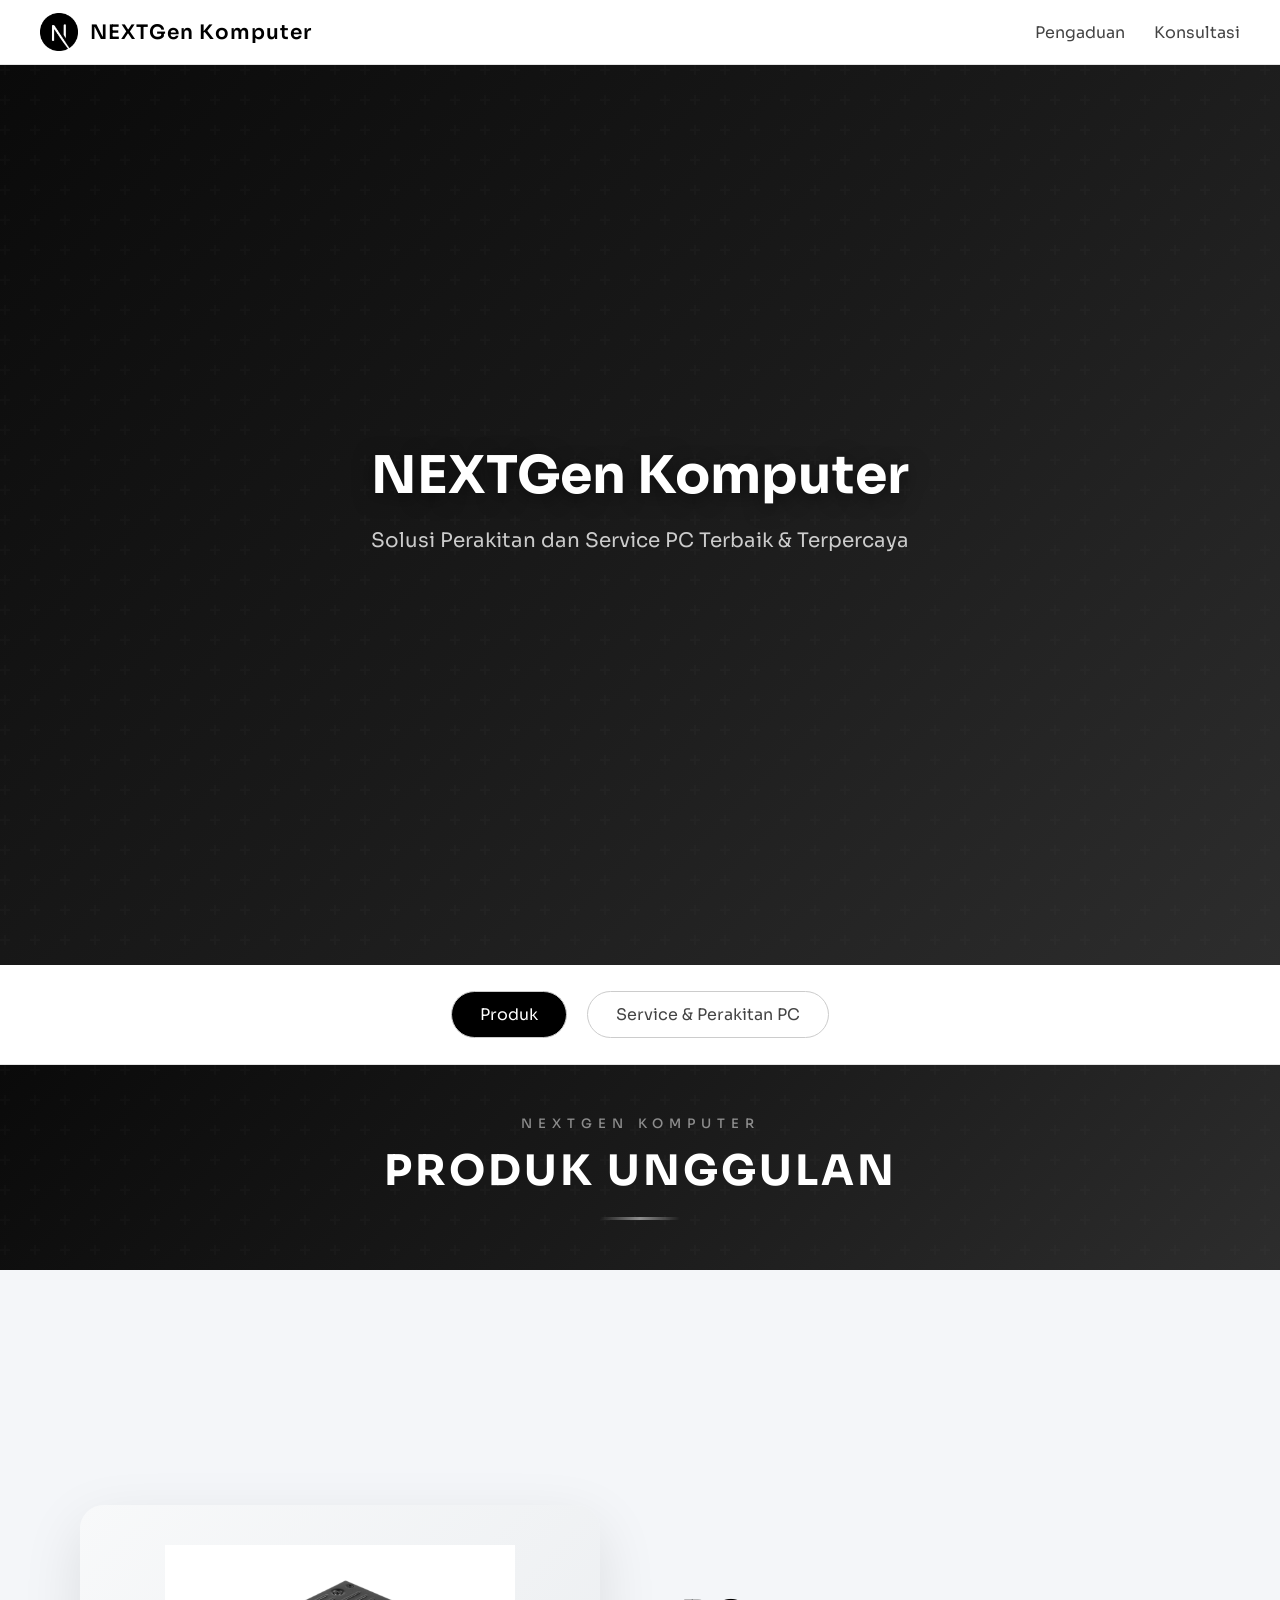
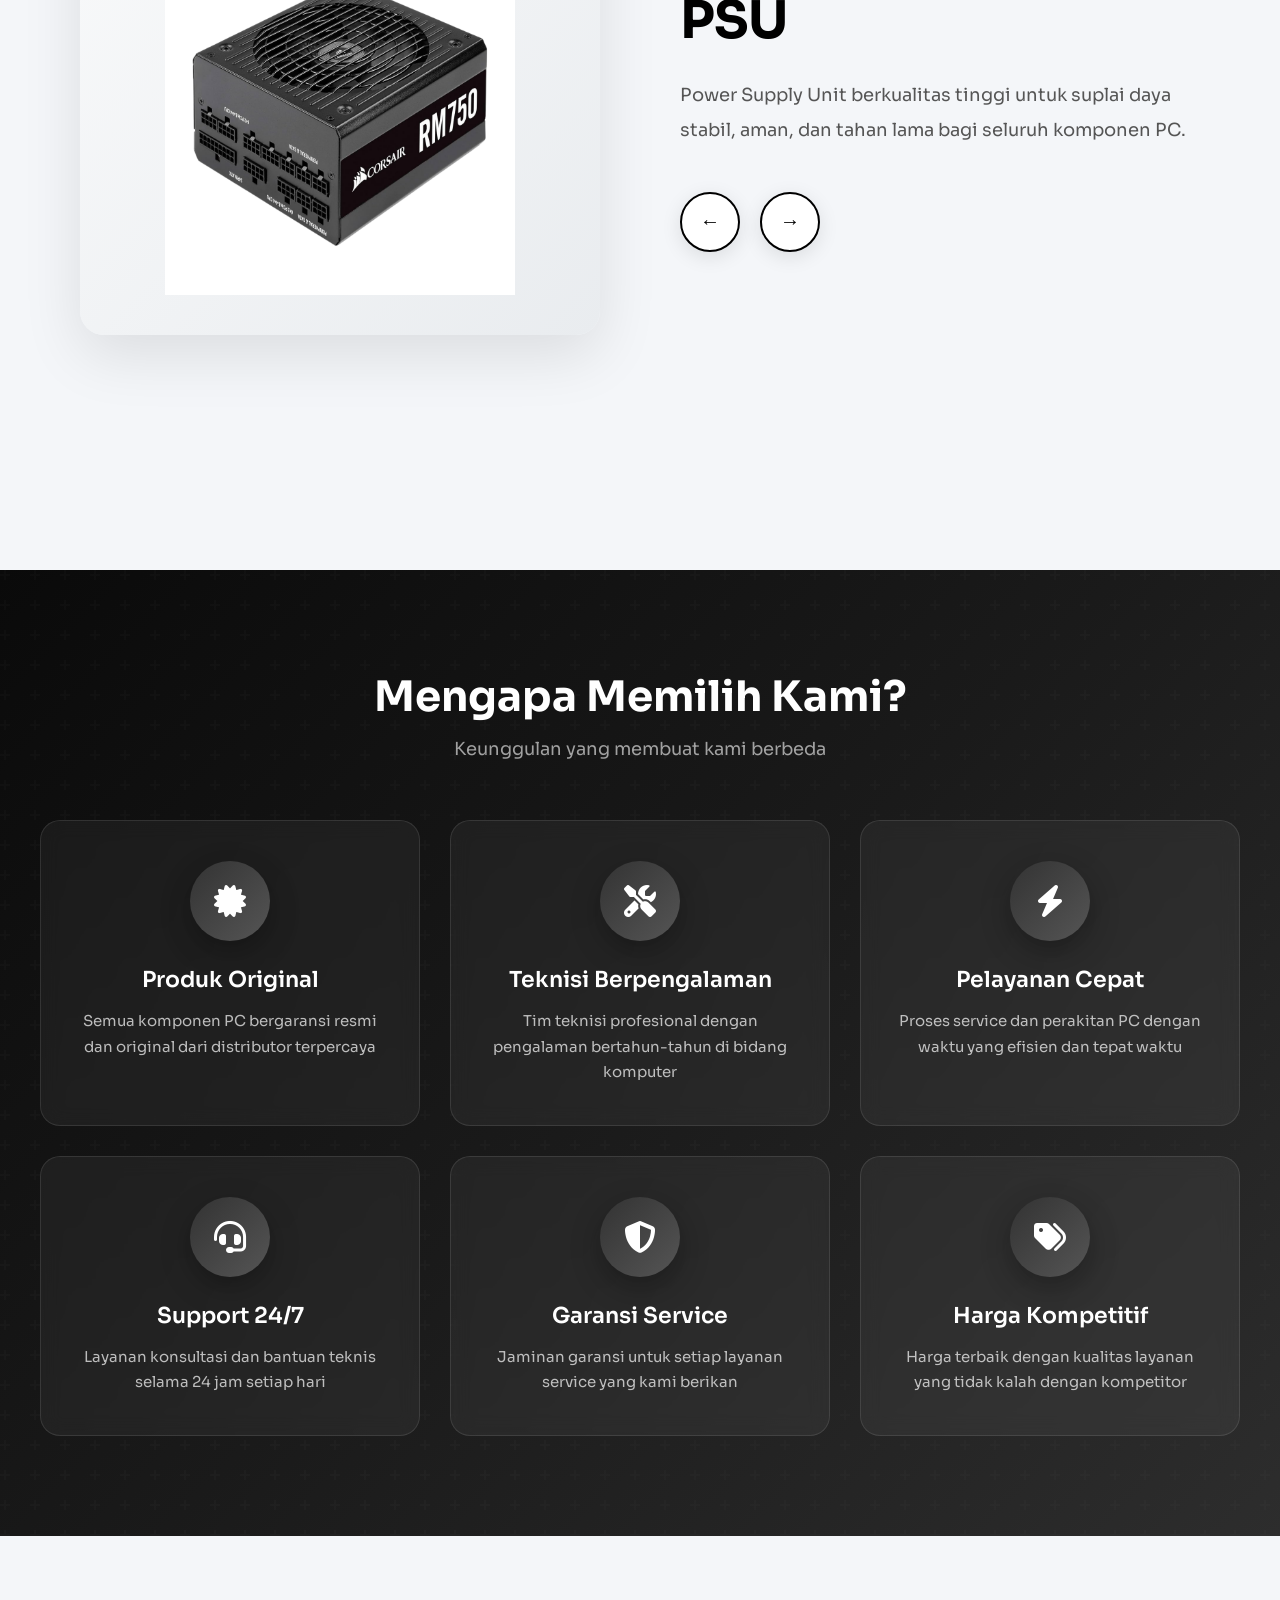
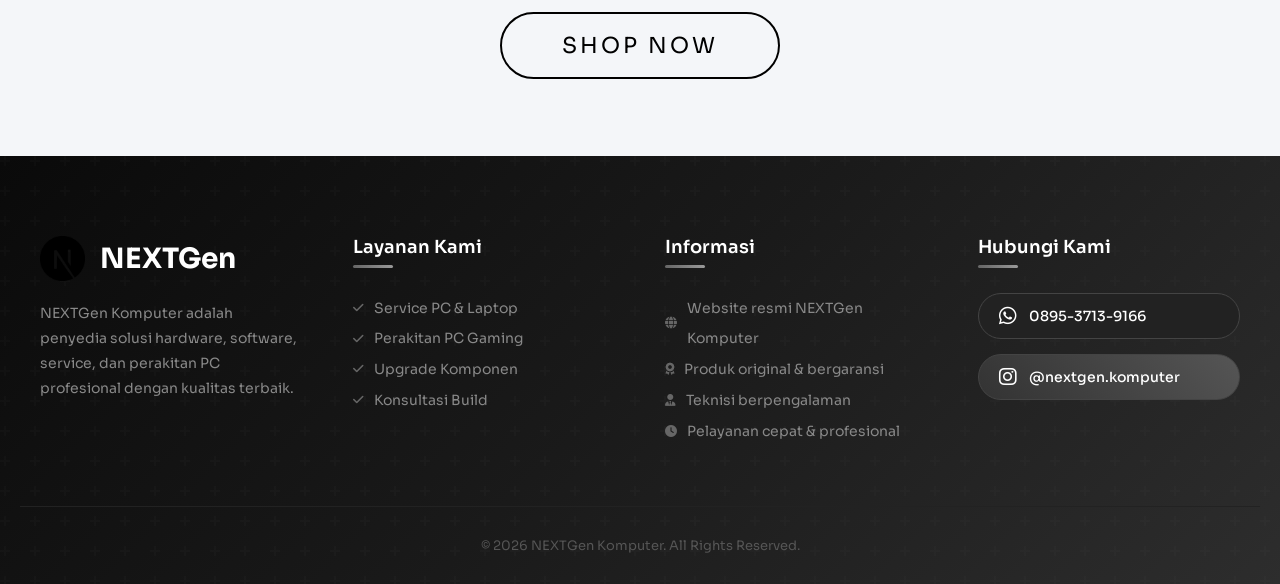
<file: index.html>
<!DOCTYPE html>
<html lang="id">
<head>
<meta charset="UTF-8">
<meta name="viewport" content="width=device-width, initial-scale=1.0"/>
<title>NEXTGen Komputer</title>

<link href="https://fonts.googleapis.com/css2?family=Sora:wght@400;500;600;700&display=swap" rel="stylesheet">
<link rel="stylesheet" href="style.css">
<link rel="stylesheet" href="https://cdnjs.cloudflare.com/ajax/libs/font-awesome/6.4.0/css/all.min.css">
</head>
<body>

<!-- WELCOME SCREEN -->
<div id="welcomeScreen">
    <div class="welcome-box">
        <img src="next_js_logo_icon_145038.ico" alt="NEXTGen">
        <h1>Welcome to</h1>
        <h2>NEXTGen Komputer</h2>
    </div>
</div>

<header class="navbar">
    <div class="logo-area">
        <img src="next_js_logo_icon_145038.ico" class="logo-img" alt="NEXTGen">
        <span class="logo-text">NEXTGen Komputer</span>
    </div>
    <nav class="menu">
        <a href="pengaduan.html">Pengaduan</a>
        <a href="https://tawk.to/chat/69b18f190d381f1c3ba7e8f2/1jjepdvn8" target="_blank">Konsultasi</a>
    </nav>
</header>

<section class="hero">
    <div class="hero-content">
        <h1>NEXTGen Komputer</h1>
        <p>Solusi Perakitan dan Service PC Terbaik & Terpercaya</p>
    </div>
</section>


<div class="section-nav">
    <a href="index.html" class="active">Produk</a>
    <a href="service.html">Service & Perakitan PC</a>
</div>

<div class="produk-bar">
    <div class="produk-bar-subtitle">NEXTGen Komputer</div>
    <div class="produk-bar-title">PRODUK UNGGULAN</div>
    <div class="produk-bar-line"></div>
</div>

<section class="produk-cinematic">
    <div class="produk-content">
        <div class="produk-image-wrapper">
            <img id="produkImage" src="produk1.png" alt="Produk">
        </div>

        <div class="produk-info">
            <h3 id="produkTitle">PSU</h3>
            <p id="produkDesc">
                Power Supply Unit berkualitas tinggi untuk suplai daya stabil, aman, dan tahan lama bagi seluruh komponen PC.
            </p>

            <div class="produk-nav">
                <button onclick="prevProduk()" aria-label="Produk sebelumnya">&#8592;</button>
                <button onclick="nextProduk()" aria-label="Produk selanjutnya">&#8594;</button>
            </div>
        </div>
    </div>
</section>

<!-- SECTION KEUNGGULAN -->
<section class="keunggulan-section">
    <div class="keunggulan-container">
        <h2 class="keunggulan-title">Mengapa Memilih Kami?</h2>
        <p class="keunggulan-subtitle">Keunggulan yang membuat kami berbeda</p>
        
        <div class="keunggulan-grid">
            <div class="keunggulan-card">
                <div class="keunggulan-icon">
                    <i class="fas fa-certificate"></i>
                </div>
                <h3>Produk Original</h3>
                <p>Semua komponen PC bergaransi resmi dan original dari distributor terpercaya</p>
            </div>
            
            <div class="keunggulan-card">
                <div class="keunggulan-icon">
                    <i class="fas fa-tools"></i>
                </div>
                <h3>Teknisi Berpengalaman</h3>
                <p>Tim teknisi profesional dengan pengalaman bertahun-tahun di bidang komputer</p>
            </div>
            
            <div class="keunggulan-card">
                <div class="keunggulan-icon">
                    <i class="fas fa-bolt"></i>
                </div>
                <h3>Pelayanan Cepat</h3>
                <p>Proses service dan perakitan PC dengan waktu yang efisien dan tepat waktu</p>
            </div>
            
            <div class="keunggulan-card">
                <div class="keunggulan-icon">
                    <i class="fas fa-headset"></i>
                </div>
                <h3>Support 24/7</h3>
                <p>Layanan konsultasi dan bantuan teknis selama 24 jam setiap hari</p>
            </div>
            
            <div class="keunggulan-card">
                <div class="keunggulan-icon">
                    <i class="fas fa-shield-alt"></i>
                </div>
                <h3>Garansi Service</h3>
                <p>Jaminan garansi untuk setiap layanan service yang kami berikan</p>
            </div>
            
            <div class="keunggulan-card">
                <div class="keunggulan-icon">
                    <i class="fas fa-tags"></i>
                </div>
                <h3>Harga Kompetitif</h3>
                <p>Harga terbaik dengan kualitas layanan yang tidak kalah dengan kompetitor</p>
            </div>
        </div>
    </div>
</section>

<div class="center-shop">
    <a href="#" class="center-shop-btn">SHOP NOW</a>
</div>

<footer class="footer">
  <div class="footer-content">

    <div class="footer-brand">
      <div class="footer-logo">
        <img src="next_js_logo_icon_145038.ico" alt="NEXTGen">
        <h2>NEXTGen</h2>
      </div>
      <p>
        NEXTGen Komputer adalah penyedia solusi hardware, software,
        service, dan perakitan PC profesional dengan kualitas terbaik.
      </p>
    </div>

    <div class="footer-layanan">
      <h3>Layanan Kami</h3>
      <ul>
        <li><i class="fas fa-check"></i> Service PC & Laptop</li>
        <li><i class="fas fa-check"></i> Perakitan PC Gaming</li>
        <li><i class="fas fa-check"></i> Upgrade Komponen</li>
        <li><i class="fas fa-check"></i> Konsultasi Build</li>
      </ul>
    </div>

    <div class="footer-info">
      <h3>Informasi</h3>
      <ul>
        <li><i class="fas fa-globe"></i> Website resmi NEXTGen Komputer</li>
        <li><i class="fas fa-award"></i> Produk original & bergaransi</li>
        <li><i class="fas fa-user-tie"></i> Teknisi berpengalaman</li>
        <li><i class="fas fa-clock"></i> Pelayanan cepat & profesional</li>
      </ul>
    </div>

    <div class="footer-kontak">
      <h3>Hubungi Kami</h3>
      <div class="kontak-item">
        <a href="https://wa.me/6289537139166" target="_blank" class="wa-btn">
          <i class="fab fa-whatsapp"></i>
          <span>0895-3713-9166</span>
        </a>
      </div>
      <div class="kontak-item">
        <a href="https://instagram.com/USERNAME_ANDA" target="_blank" class="ig-btn">
          <i class="fab fa-instagram"></i>
          <span>@nextgen.komputer</span>
        </a>
      </div>
    </div>

  </div>

  <div class="footer-bottom">
    <p>&copy; 2026 NEXTGen Komputer. All Rights Reserved.</p>
  </div>
</footer>

<script src="script.js"></script>
<script type="text/javascript">
var Tawk_API=Tawk_API||{}, Tawk_LoadStart=new Date();
(function(){
var s1=document.createElement("script"),s0=document.getElementsByTagName("script")[0];
s1.async=true;
s1.src='https://embed.tawk.to/69b18f190d381f1c3ba7e8f2/1jjepdvn8';
s1.charset='UTF-8';
s1.setAttribute('crossorigin','*');
s0.parentNode.insertBefore(s1,s0);
})();
</script>
<!--End of Tawk.to Script-->
<!--End of Tawk.to Script-->
</body>
</html>
</file>
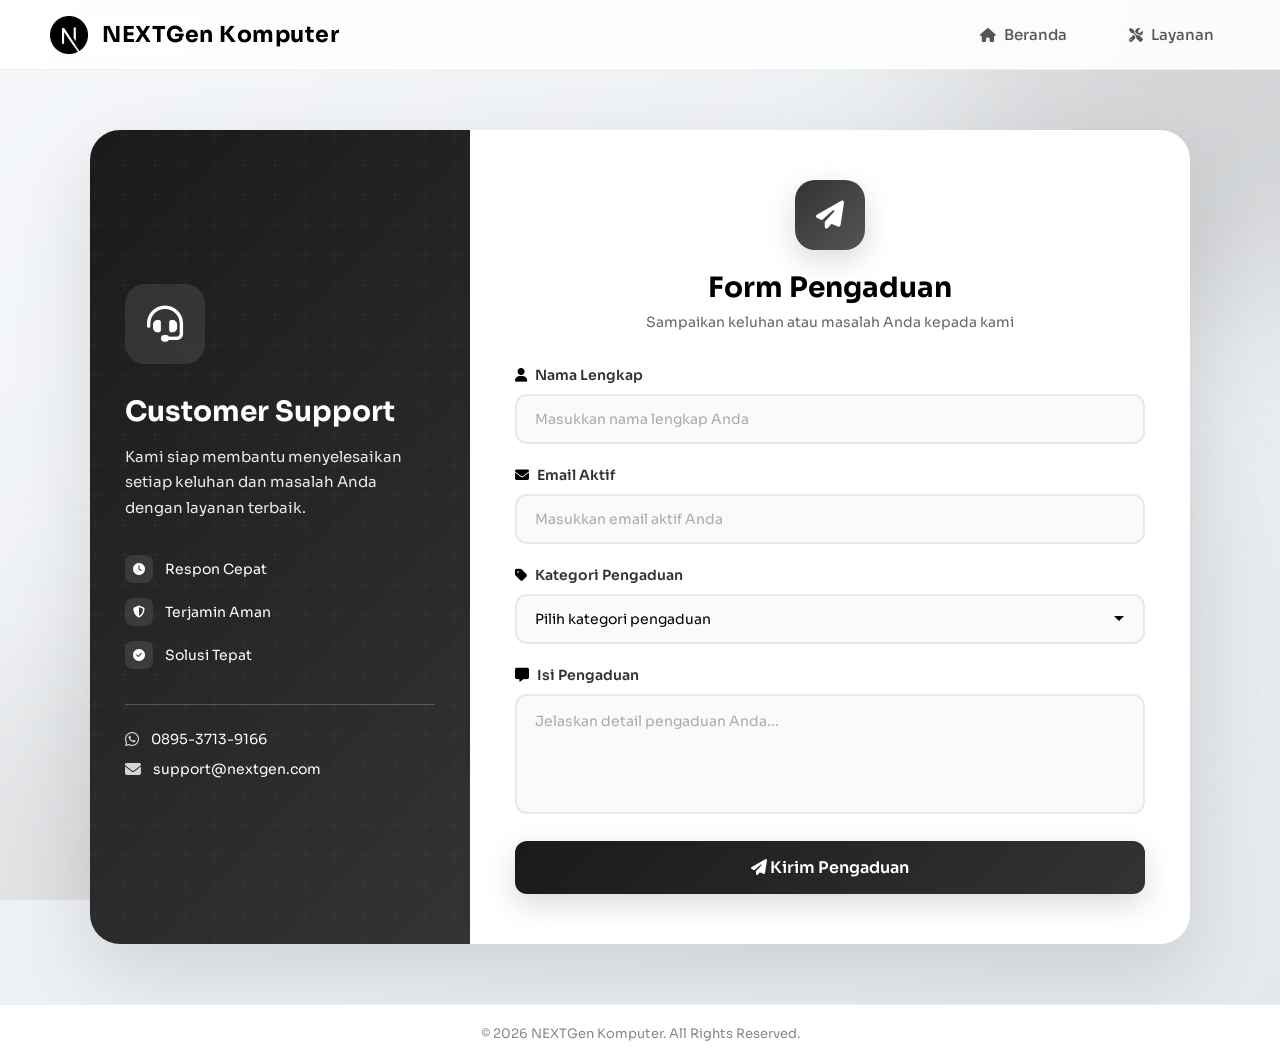
<file: pengaduan.html>
<!DOCTYPE html>
<html lang="id">
<head>
    <meta charset="UTF-8">
    <title>Pengaduan | NEXTGen Komputer</title>
    <meta name="viewport" content="width=device-width, initial-scale=1.0">
    <link href="https://fonts.googleapis.com/css2?family=Sora:wght@400;500;600;700&display=swap" rel="stylesheet">
    <link rel="stylesheet" href="https://cdnjs.cloudflare.com/ajax/libs/font-awesome/6.4.0/css/all.min.css">
    <link rel="stylesheet" href="pengaduan.css">
</head>
<body>

<!-- Background Elements -->
<div class="bg-shapes">
    <div class="shape shape-1"></div>
    <div class="shape shape-2"></div>
    <div class="shape shape-3"></div>
    <div class="shape shape-4"></div>
</div>

<!-- Navbar -->
<header class="navbar">
    <div class="logo-area">
        <img src="next_js_logo_icon_145038.ico" class="logo-img" alt="NEXTGen">
        <span class="logo-text">NEXTGen Komputer</span>
    </div>
    <nav class="menu">
        <a href="index.html"><i class="fas fa-home"></i> Beranda</a>
        <a href="service.html"><i class="fas fa-tools"></i> Layanan</a>
    </nav>
</header>

<!-- Main Content -->
<div class="main-container">
    <div class="form-wrapper">
        <!-- Left Side - Info -->
        <div class="form-info">
            <div class="info-content">
                <div class="info-icon">
                    <i class="fas fa-headset"></i>
                </div>
                <h2>Customer Support</h2>
                <p>Kami siap membantu menyelesaikan setiap keluhan dan masalah Anda dengan layanan terbaik.</p>
                
                <div class="info-features">
                    <div class="feature-item">
                        <i class="fas fa-clock"></i>
                        <span>Respon Cepat</span>
                    </div>
                    <div class="feature-item">
                        <i class="fas fa-shield-alt"></i>
                        <span>Terjamin Aman</span>
                    </div>
                    <div class="feature-item">
                        <i class="fas fa-check-circle"></i>
                        <span>Solusi Tepat</span>
                    </div>
                </div>
                
                <div class="contact-info">
                    <div class="contact-item">
                        <i class="fab fa-whatsapp"></i>
                        <span>0895-3713-9166</span>
                    </div>
                    <div class="contact-item">
                        <i class="fas fa-envelope"></i>
                        <span>support@nextgen.com</span>
                    </div>
                </div>
            </div>
        </div>
        
        <!-- Right Side - Form -->
        <div class="form-container">
            <div class="form-header">
                <div class="form-icon">
                    <i class="fas fa-paper-plane"></i>
                </div>
                <h1>Form Pengaduan</h1>
                <p>Sampaikan keluhan atau masalah Anda kepada kami</p>
            </div>
            
            <form id="pengaduanForm" action="https://formspree.io/f/mzdayzep" method="POST">
                <div class="input-group">
                    <label for="nama">
                        <i class="fas fa-user"></i>
                        Nama Lengkap
                    </label>
                    <input type="text" id="nama" name="nama" placeholder="Masukkan nama lengkap Anda" required>
                </div>
                
                <div class="input-group">
                    <label for="email">
                        <i class="fas fa-envelope"></i>
                        Email Aktif
                    </label>
                    <input type="email" id="email" name="email" placeholder="Masukkan email aktif Anda" required>
                </div>
                
                <div class="input-group">
                    <label for="kategori">
                        <i class="fas fa-tag"></i>
                        Kategori Pengaduan
                    </label>
                    <select id="kategori" name="kategori" required>
                        <option value="">Pilih kategori pengaduan</option>
                        <option value="produk">Masalah Produk</option>
                        <option value="service">Masalah Service</option>
                        <option value="perakitan">Masalah Perakitan</option>
                        <option value="lainnya">Lainnya</option>
                    </select>
                </div>
                
                <div class="input-group">
                    <label for="pesan">
                        <i class="fas fa-comment-alt"></i>
                        Isi Pengaduan
                    </label>
                    <textarea id="pesan" name="pesan" placeholder="Jelaskan detail pengaduan Anda..." required></textarea>
                </div>
                
                <!-- Hidden field untuk email tujuan -->
                <input type="hidden" name="_replyto" value="akunbisnisme99@gmail.com">
                
                <button type="submit" class="submit-btn">
                    <span class="btn-text">
                        <i class="fas fa-paper-plane"></i>
                        Kirim Pengaduan
                    </span>
                    <span class="btn-loading">
                        <i class="fas fa-spinner fa-spin"></i>
                        Mengirim...
                    </span>
                </button>
            </form>
            
            <div id="status" class="status-message"></div>
            
            <!-- Success State -->
            <div id="successState" class="success-state">
                <div class="success-icon">
                    <i class="fas fa-check-circle"></i>
                </div>
                <h3>Pengaduan Terkirim!</h3>
                <p>Terima kasih telah menghubungi kami. Tim kami akan segera menindaklanjuti pengaduan Anda.</p>
                <a href="index.html" class="back-btn">
                    <i class="fas fa-arrow-left"></i>
                    Kembali ke Beranda
                </a>
            </div>
        </div>
    </div>
</div>

<!-- Footer -->
<footer class="footer">
    <p>&copy; 2026 NEXTGen Komputer. All Rights Reserved.</p>
</footer>

<script src="pengaduan.js"></script>
</body>
</html>
</file>
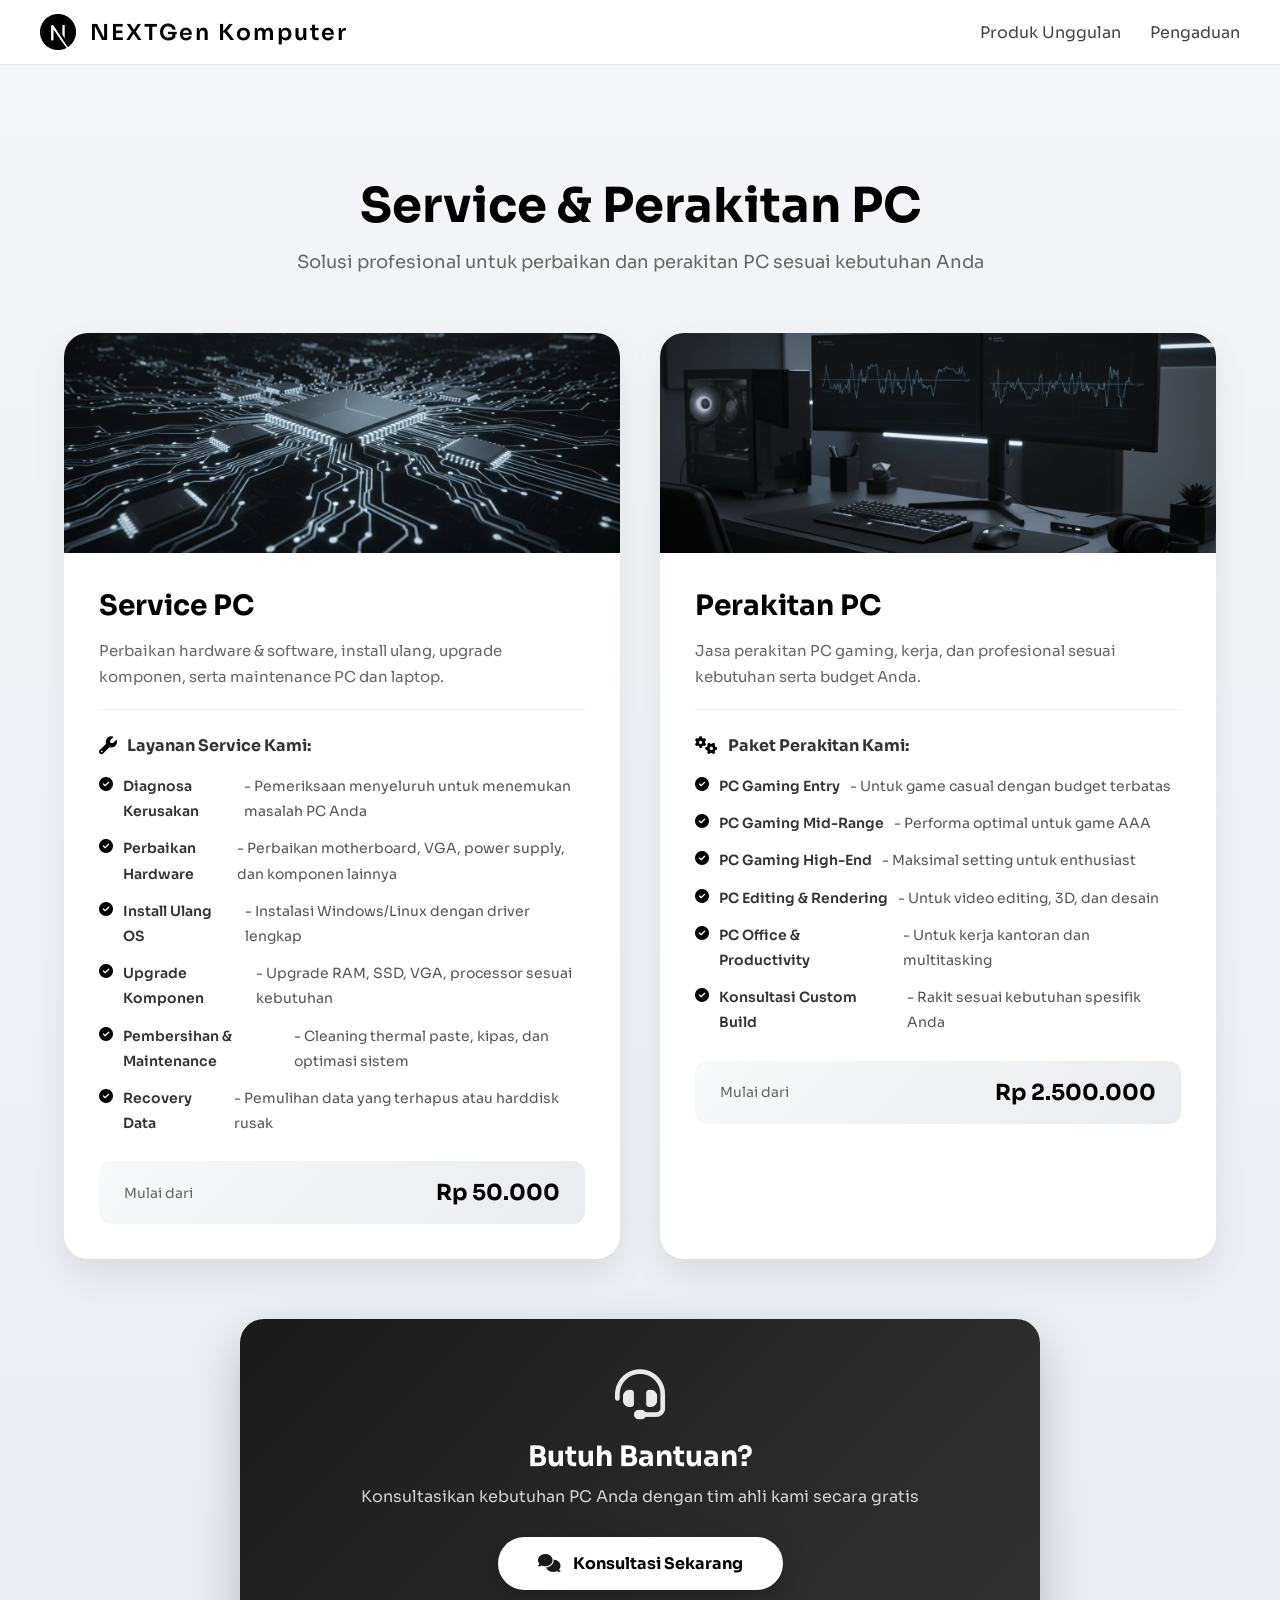
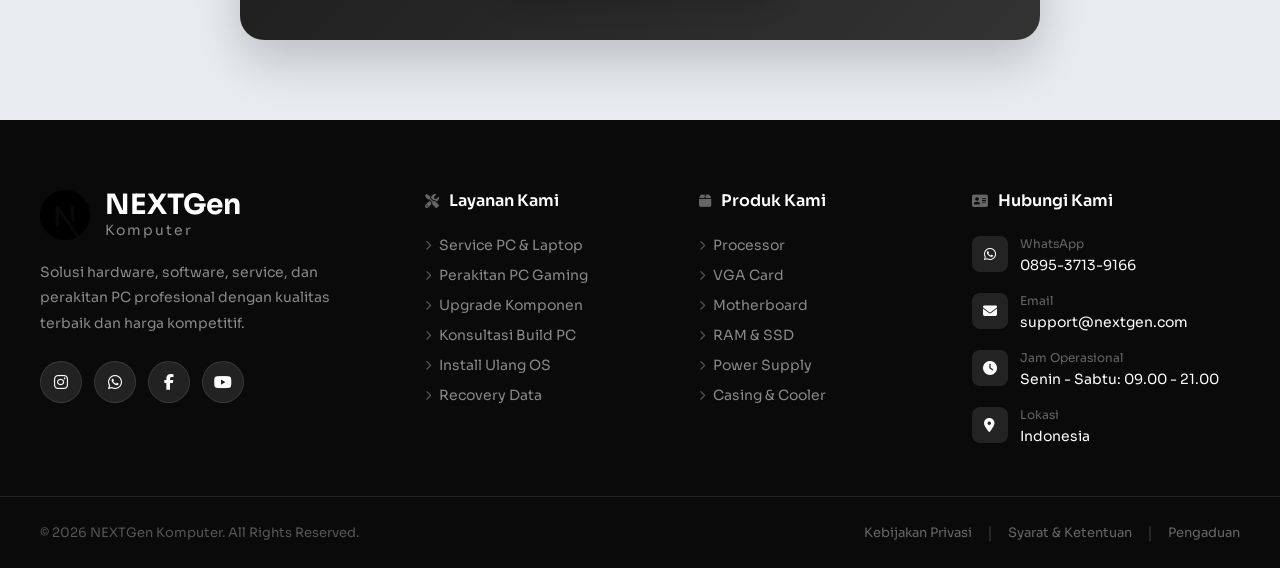
<file: service.html>
<!DOCTYPE html>
<html lang="id">
<head>
    <meta charset="UTF-8">
    <title>Service & Perakitan PC - NEXTGen</title>
    <meta name="viewport" content="width=device-width, initial-scale=1.0">
    <link href="https://fonts.googleapis.com/css2?family=Sora:wght@400;500;600;700&display=swap" rel="stylesheet">
    <link rel="stylesheet" href="https://cdnjs.cloudflare.com/ajax/libs/font-awesome/6.4.0/css/all.min.css">
    <!-- CSS KHUSUS HALAMAN SERVICE -->
    <link rel="stylesheet" href="style2.css">
</head>
<body>

<header class="navbar">
    <div class="logo-area">
        <img src="next_js_logo_icon_145038.ico" class="logo-img" alt="NEXTGen">
        <span class="logo-text">NEXTGen Komputer</span>
    </div>
    <nav class="menu">
        <a href="index.html">Produk Unggulan</a>
        <a href="pengaduan.html">Pengaduan</a>
    </nav>
</header>

<main class="wrapper">
    <h1>Service & Perakitan PC</h1>
    <p class="subtitle">
        Solusi profesional untuk perbaikan dan perakitan PC sesuai kebutuhan Anda
    </p>

    <section class="option-area">

        <!-- SERVICE PC -->
        <div class="card service-card">
            <div class="card-image">
                <img src="1.png" alt="Service PC">
                <div class="card-overlay">
                    <i class="fas fa-tools"></i>
                </div>
            </div>
            <div class="card-content">
                <h3>Service PC</h3>
                <p class="card-short-desc">
                    Perbaikan hardware & software, install ulang, upgrade komponen,
                    serta maintenance PC dan laptop.
                </p>
                
                <div class="service-details">
                    <h4><i class="fas fa-wrench"></i> Layanan Service Kami:</h4>
                    <ul>
                        <li><i class="fas fa-check-circle"></i> <strong>Diagnosa Kerusakan</strong> - Pemeriksaan menyeluruh untuk menemukan masalah PC Anda</li>
                        <li><i class="fas fa-check-circle"></i> <strong>Perbaikan Hardware</strong> - Perbaikan motherboard, VGA, power supply, dan komponen lainnya</li>
                        <li><i class="fas fa-check-circle"></i> <strong>Install Ulang OS</strong> - Instalasi Windows/Linux dengan driver lengkap</li>
                        <li><i class="fas fa-check-circle"></i> <strong>Upgrade Komponen</strong> - Upgrade RAM, SSD, VGA, processor sesuai kebutuhan</li>
                        <li><i class="fas fa-check-circle"></i> <strong>Pembersihan & Maintenance</strong> - Cleaning thermal paste, kipas, dan optimasi sistem</li>
                        <li><i class="fas fa-check-circle"></i> <strong>Recovery Data</strong> - Pemulihan data yang terhapus atau harddisk rusak</li>
                    </ul>
                </div>
                
                <div class="service-price">
                    <span class="price-label">Mulai dari</span>
                    <span class="price-value">Rp 50.000</span>
                </div>
            </div>
        </div>

        <!-- PERAKITAN PC -->
        <div class="card rakit-card">
            <div class="card-image">
                <img src="2.png" alt="Perakitan PC">
                <div class="card-overlay">
                    <i class="fas fa-desktop"></i>
                </div>
            </div>
            <div class="card-content">
                <h3>Perakitan PC</h3>
                <p class="card-short-desc">
                    Jasa perakitan PC gaming, kerja, dan profesional
                    sesuai kebutuhan serta budget Anda.
                </p>
                
                <div class="service-details">
                    <h4><i class="fas fa-cogs"></i> Paket Perakitan Kami:</h4>
                    <ul>
                        <li><i class="fas fa-check-circle"></i> <strong>PC Gaming Entry</strong> - Untuk game casual dengan budget terbatas</li>
                        <li><i class="fas fa-check-circle"></i> <strong>PC Gaming Mid-Range</strong> - Performa optimal untuk game AAA</li>
                        <li><i class="fas fa-check-circle"></i> <strong>PC Gaming High-End</strong> - Maksimal setting untuk enthusiast</li>
                        <li><i class="fas fa-check-circle"></i> <strong>PC Editing & Rendering</strong> - Untuk video editing, 3D, dan desain</li>
                        <li><i class="fas fa-check-circle"></i> <strong>PC Office & Productivity</strong> - Untuk kerja kantoran dan multitasking</li>
                        <li><i class="fas fa-check-circle"></i> <strong>Konsultasi Custom Build</strong> - Rakit sesuai kebutuhan spesifik Anda</li>
                    </ul>
                </div>
                
                <div class="service-price">
                    <span class="price-label">Mulai dari</span>
                    <span class="price-value">Rp 2.500.000</span>
                </div>
            </div>
        </div>

    </section>
    
    <!-- TOMBOL KONSULTASI -->
    <div class="consultation-section">
        <div class="consultation-box">
            <i class="fas fa-headset"></i>
            <h3>Butuh Bantuan?</h3>
            <p>Konsultasikan kebutuhan PC Anda dengan tim ahli kami secara gratis</p>
            <a href="https://tawk.to/chat/69b18f190d381f1c3ba7e8f2/1jjepdvn8" target="_blank" class="btn-konsultasi">
                <i class="fas fa-comments"></i>
                Konsultasi Sekarang
            </a>
        </div>
    </div>
</main>

<!-- FOOTER YANG LEBIH RAMAI -->
<footer class="footer">
    <div class="footer-main">
        <div class="footer-content">
            <!-- Brand Section -->
            <div class="footer-brand">
                <div class="footer-logo">
                    <img src="next_js_logo_icon_145038.ico" alt="NEXTGen">
                    <div class="brand-text">
                        <h2>NEXTGen</h2>
                        <span>Komputer</span>
                    </div>
                </div>
                <p class="brand-desc">
                    Solusi hardware, software, service, dan perakitan PC profesional 
                    dengan kualitas terbaik dan harga kompetitif.
                </p>
                <div class="footer-socials">
                    <a href="https://instagram.com/USERNAME_ANDA" target="_blank" class="social-btn">
                        <i class="fab fa-instagram"></i>
                    </a>
                    <a href="https://wa.me/6289537139166" target="_blank" class="social-btn">
                        <i class="fab fa-whatsapp"></i>
                    </a>
                    <a href="#" class="social-btn">
                        <i class="fab fa-facebook-f"></i>
                    </a>
                    <a href="#" class="social-btn">
                        <i class="fab fa-youtube"></i>
                    </a>
                </div>
            </div>
            
            <!-- Layanan Section -->
            <div class="footer-section">
                <h3><i class="fas fa-tools"></i> Layanan Kami</h3>
                <ul class="footer-links">
                    <li><a href="#"><i class="fas fa-chevron-right"></i> Service PC & Laptop</a></li>
                    <li><a href="#"><i class="fas fa-chevron-right"></i> Perakitan PC Gaming</a></li>
                    <li><a href="#"><i class="fas fa-chevron-right"></i> Upgrade Komponen</a></li>
                    <li><a href="#"><i class="fas fa-chevron-right"></i> Konsultasi Build PC</a></li>
                    <li><a href="#"><i class="fas fa-chevron-right"></i> Install Ulang OS</a></li>
                    <li><a href="#"><i class="fas fa-chevron-right"></i> Recovery Data</a></li>
                </ul>
            </div>
            
            <!-- Produk Section -->
            <div class="footer-section">
                <h3><i class="fas fa-box"></i> Produk Kami</h3>
                <ul class="footer-links">
                    <li><a href="index.html"><i class="fas fa-chevron-right"></i> Processor</a></li>
                    <li><a href="index.html"><i class="fas fa-chevron-right"></i> VGA Card</a></li>
                    <li><a href="index.html"><i class="fas fa-chevron-right"></i> Motherboard</a></li>
                    <li><a href="index.html"><i class="fas fa-chevron-right"></i> RAM & SSD</a></li>
                    <li><a href="index.html"><i class="fas fa-chevron-right"></i> Power Supply</a></li>
                    <li><a href="index.html"><i class="fas fa-chevron-right"></i> Casing & Cooler</a></li>
                </ul>
            </div>
            
            <!-- Kontak Section -->
            <div class="footer-section">
                <h3><i class="fas fa-address-card"></i> Hubungi Kami</h3>
                <div class="contact-list">
                    <div class="contact-item">
                        <i class="fab fa-whatsapp"></i>
                        <div>
                            <span class="label">WhatsApp</span>
                            <a href="https://wa.me/6289537139166" target="_blank">0895-3713-9166</a>
                        </div>
                    </div>
                    <div class="contact-item">
                        <i class="fas fa-envelope"></i>
                        <div>
                            <span class="label">Email</span>
                            <span>support@nextgen.com</span>
                        </div>
                    </div>
                    <div class="contact-item">
                        <i class="fas fa-clock"></i>
                        <div>
                            <span class="label">Jam Operasional</span>
                            <span>Senin - Sabtu: 09.00 - 21.00</span>
                        </div>
                    </div>
                    <div class="contact-item">
                        <i class="fas fa-map-marker-alt"></i>
                        <div>
                            <span class="label">Lokasi</span>
                            <span>Indonesia</span>
                        </div>
                    </div>
                </div>
            </div>
        </div>
    </div>
    
    <!-- Footer Bottom -->
    <div class="footer-bottom">
        <div class="footer-bottom-content">
            <p>&copy; 2026 NEXTGen Komputer. All Rights Reserved.</p>
            <div class="footer-bottom-links">
                <a href="#">Kebijakan Privasi</a>
                <span>|</span>
                <a href="#">Syarat & Ketentuan</a>
                <span>|</span>
                <a href="pengaduan.html">Pengaduan</a>
            </div>
        </div>
    </div>
</footer>

</body>
</html>
</file>
<file: style.css>
*{
margin:0;
padding:0;
box-sizing:border-box;
font-family:"Sora",sans-serif;
}

body{
background:#f4f6f9;
color:#111;
overflow-x:hidden;
}

/* WELCOME */
#welcomeScreen{
position:fixed;
inset:0;
background:#ffffff;
display:flex;
justify-content:center;
align-items:center;
z-index:9999;
animation:fadeOut 1s ease 2.5s forwards;
}

.welcome-box{
text-align:center;
animation:fadeUp 1.2s ease;
}

.welcome-box img{
width:90px;
margin-bottom:20px;
}

.welcome-box h1{
font-size:28px;
color:#444;
}

.welcome-box h2{
font-size:42px;
letter-spacing:3px;
color:#000;
}

/* NAVBAR */
.navbar{
height:65px;
padding:0 40px;
display:flex;
justify-content:space-between;
align-items:center;
background:#ffffff;
border-bottom:1px solid #e5e5e5;
}

.logo-text{color:#000}

.logo-area{
    display:flex;
    align-items:center;
    gap:12px;
}

.logo-img{
    height:38px;
    width:auto;
    object-fit:contain;
}

.logo-text{
    font-size:20px;
    font-weight:600;
    letter-spacing:1px;
    color:#000;
}


.menu a{
color:#444;
text-decoration:none;
margin-left:25px;


}

.menu a:hover{color:#000}

/* HERO */
.hero{
    position:relative;
    width:100%;
    height:500px;
    
    display:flex;
    justify-content:center;
    align-items:center;
    text-align:center;

    background-image: url("njay.jpg");
    background-size: 40%;
    background-position: center;
    background-repeat: no-repeat;
    background-color:#0a0a0a;

    padding:50px 20px;
}



/* SECTION NAV */
.section-nav{
display:flex;
justify-content:center;
gap:20px;
padding:26px 0;
background:#ffffff;
border-bottom:1px solid #e5e5e5;
}

.section-nav a{
color:#444;
text-decoration:none;
padding:12px 28px;
border-radius:30px;
border:1px solid #ccc;
transition:.3s;
}

.section-nav a.active,
.section-nav a:hover{
background:#000;
color:#fff;
}

/* PRODUK UNGGULAN - FONT PREMIUM */
.produk-bar{
background: linear-gradient(135deg, #0a0a0a 0%, #1a1a1a 50%, #2d2d2d 100%);
text-align:center;
padding: 50px 20px;
position: relative;
overflow: hidden;
}

.produk-bar::before {
    content: '';
    position: absolute;
    top: 0;
    left: 0;
    right: 0;
    bottom: 0;
    background: url("data:image/svg+xml,%3Csvg width='60' height='60' viewBox='0 0 60 60' xmlns='http://www.w3.org/2000/svg'%3E%3Cg fill='none' fill-rule='evenodd'%3E%3Cg fill='%23ffffff' fill-opacity='0.03'%3E%3Cpath d='M36 34v-4h-2v4h-4v2h4v4h2v-4h4v-2h-4zm0-30V0h-2v4h-4v2h4v4h2V6h4V4h-4zM6 34v-4H4v4H0v2h4v4h2v-4h4v-2H6zM6 4V0H4v4H0v2h4v4h2V6h4V4H6z'/%3E%3C/g%3E%3C/g%3E%3C/svg%3E");
    opacity: 0.5;
}

.produk-bar-subtitle {
    font-size: 13px;
    font-weight: 500;
    letter-spacing: 6px;
    color: rgba(255,255,255,0.5);
    text-transform: uppercase;
    position: relative;
    z-index: 1;
    margin-bottom: 12px;
}

.produk-bar-title {
    font-size: 42px;
    font-weight: 700;
    color: #fff;
    letter-spacing: 3px;
    text-transform: uppercase;
    position: relative;
    z-index: 1;
}

.produk-bar-line {
    width: 80px;
    height: 3px;
    background: linear-gradient(90deg, transparent, rgba(255,255,255,0.5), transparent);
    margin: 20px auto 0;
    border-radius: 2px;
    position: relative;
    z-index: 1;
}

/* PRODUK CINEMATIC */
.produk-cinematic{
min-height:100vh;
background:#f4f6f9;
display:flex;
justify-content:center;
align-items:center;
padding: 60px 20px;
}

.produk-content{
max-width:1300px;
padding:60px;
display:grid;
grid-template-columns:1fr 1fr;
gap:80px;
align-items:center;
}

.produk-image-wrapper {
    display: flex;
    justify-content: center;
    align-items: center;
    min-height: 400px;
    background: linear-gradient(135deg, #f8f9fa 0%, #e9ecef 100%);
    border-radius: 24px;
    padding: 40px;
    box-shadow: 0 20px 60px rgba(0,0,0,0.1);
}

.produk-content img{
width:100%;
max-width:450px;
max-height: 350px;
object-fit: contain;
border-radius: 16px;
transition:all .5s ease;
}

.produk-content img:hover {
    transform: scale(1.05);
}

/* PRODUK INFO */
.produk-info h3{
font-size:52px;
margin-bottom:25px;
color:#000;
font-weight:700;
letter-spacing: -1px;
}

.produk-info p{
font-size:18px;
line-height:1.9;
color:#555;
font-weight: 400;
}

/* PRODUK NAV - BUTTON YANG LEBIH BAGUS */
.produk-nav{
margin-top:45px;
display:flex;
gap:20px;
}

.produk-nav button{
width:60px;
height:60px;
border-radius:50%;
background:#fff;
border:2px solid #000;
color:#000;
font-size:20px;
cursor:pointer;
transition:all .4s ease;
display: flex;
align-items: center;
justify-content: center;
box-shadow: 0 5px 20px rgba(0,0,0,0.1);
}

.produk-nav button:hover{
background:#000;
color:#fff;
transform:scale(1.1) translateY(-3px);
box-shadow: 0 15px 35px rgba(0,0,0,0.2);
}

.produk-nav button:active {
    transform: scale(0.95);
}

/* KEUNGGULAN SECTION - MONOCHROME */
.keunggulan-section {
    background: linear-gradient(135deg, #0a0a0a 0%, #1a1a1a 50%, #2d2d2d 100%);
    padding: 100px 20px;
    position: relative;
    overflow: hidden;
}

.keunggulan-section::before {
    content: '';
    position: absolute;
    top: 0;
    left: 0;
    right: 0;
    bottom: 0;
    background: url("data:image/svg+xml,%3Csvg width='60' height='60' viewBox='0 0 60 60' xmlns='http://www.w3.org/2000/svg'%3E%3Cg fill='none' fill-rule='evenodd'%3E%3Cg fill='%23ffffff' fill-opacity='0.03'%3E%3Cpath d='M36 34v-4h-2v4h-4v2h4v4h2v-4h4v-2h-4zm0-30V0h-2v4h-4v2h4v4h2V6h4V4h-4zM6 34v-4H4v4H0v2h4v4h2v-4h4v-2H6zM6 4V0H4v4H0v2h4v4h2V6h4V4H6z'/%3E%3C/g%3E%3C/g%3E%3C/svg%3E");
    opacity: 0.5;
}

.keunggulan-container {
    max-width: 1200px;
    margin: 0 auto;
    position: relative;
    z-index: 1;
}

.keunggulan-title {
    text-align: center;
    font-size: 42px;
    color: #fff;
    margin-bottom: 15px;
    font-weight: 700;
}

.keunggulan-subtitle {
    text-align: center;
    font-size: 18px;
    color: rgba(255,255,255,0.6);
    margin-bottom: 60px;
}

.keunggulan-grid {
    display: grid;
    grid-template-columns: repeat(auto-fit, minmax(320px, 1fr));
    gap: 30px;
}

.keunggulan-card {
    background: rgba(255,255,255,0.05);
    backdrop-filter: blur(10px);
    border-radius: 20px;
    padding: 40px 30px;
    text-align: center;
    border: 1px solid rgba(255,255,255,0.1);
    transition: all 0.4s ease;
}

.keunggulan-card:hover {
    transform: translateY(-10px);
    background: rgba(255,255,255,0.1);
    box-shadow: 0 25px 50px rgba(0,0,0,0.4);
}

.keunggulan-icon {
    width: 80px;
    height: 80px;
    background: linear-gradient(135deg, #333 0%, #555 100%);
    border-radius: 50%;
    display: flex;
    align-items: center;
    justify-content: center;
    margin: 0 auto 25px;
    font-size: 32px;
    color: #fff;
    box-shadow: 0 10px 30px rgba(0,0,0,0.3);
}

.keunggulan-card h3 {
    font-size: 22px;
    color: #fff;
    margin-bottom: 15px;
    font-weight: 600;
}

.keunggulan-card p {
    font-size: 15px;
    color: rgba(255,255,255,0.7);
    line-height: 1.7;
}

/* SHOP */
.center-shop{
height:220px;
display:flex;
justify-content:center;
align-items:center;
background: #f4f6f9;
}

.center-shop-btn{
padding:18px 60px;
font-size:22px;
letter-spacing:3px;
color:#000;
text-decoration:none;
border:2px solid #000;
border-radius:50px;
transition:.4s;
}

.center-shop-btn:hover{
background:#000;
color:#fff;
transform:scale(1.15);
}

/* FOOTER - MONOCHROME */
.footer{
background: linear-gradient(135deg, #0a0a0a 0%, #1a1a1a 50%, #2d2d2d 100%);
color:#fff;
padding:80px 20px 30px;
position: relative;
overflow: hidden;
}

.footer::before {
    content: '';
    position: absolute;
    top: 0;
    left: 0;
    right: 0;
    bottom: 0;
    background: url("data:image/svg+xml,%3Csvg width='60' height='60' viewBox='0 0 60 60' xmlns='http://www.w3.org/2000/svg'%3E%3Cg fill='none' fill-rule='evenodd'%3E%3Cg fill='%23ffffff' fill-opacity='0.03'%3E%3Cpath d='M36 34v-4h-2v4h-4v2h4v4h2v-4h4v-2h-4zm0-30V0h-2v4h-4v2h4v4h2V6h4V4h-4zM6 34v-4H4v4H0v2h4v4h2v-4h4v-2H6zM6 4V0H4v4H0v2h4v4h2V6h4V4H6z'/%3E%3C/g%3E%3C/g%3E%3C/svg%3E");
    opacity: 0.5;
}

.footer-content{
max-width:1200px;
margin:auto;
display:grid;
grid-template-columns:repeat(auto-fit,minmax(250px,1fr));
gap:50px;
position: relative;
z-index: 1;
}

.footer-content{
max-width:1200px;
margin:auto;
display:grid;
grid-template-columns:repeat(auto-fit,minmax(250px,1fr));
gap:50px;
}

.footer-brand .footer-logo {
    display: flex;
    align-items: center;
    gap: 15px;
    margin-bottom: 20px;
}

.footer-brand .footer-logo img {
    width: 45px;
    height: 45px;
}

.footer-brand h2 {
    font-size: 28px;
    font-weight: 700;
}

.footer-brand p {
    color: #888;
    font-size: 14px;
    line-height: 1.8;
}

.footer h3 {
    font-size: 18px;
    margin-bottom: 25px;
    color: #fff;
    font-weight: 600;
    position: relative;
    padding-bottom: 10px;
}

.footer h3::after {
    content: '';
    position: absolute;
    bottom: 0;
    left: 0;
    width: 40px;
    height: 3px;
    background: linear-gradient(90deg, #666, #999);
    border-radius: 2px;
}

.footer-layanan ul,
.footer-info ul {
    list-style: none;
}

.footer-layanan li,
.footer-info li {
    color: #888;
    font-size: 14px;
    line-height: 2.2;
    display: flex;
    align-items: center;
    gap: 10px;
}

.footer-layanan li i,
.footer-info li i {
    color: #666;
    font-size: 12px;
}

.footer-kontak .kontak-item {
    margin-bottom: 15px;
}

.wa-btn, .ig-btn {
    display: flex;
    align-items: center;
    gap: 12px;
    padding: 12px 20px;
    border-radius: 30px;
    text-decoration: none;
    font-size: 14px;
    font-weight: 500;
    transition: all 0.3s ease;
}

.wa-btn {
    background: #222;
    color: #fff;
    border: 1px solid #444;
}

.wa-btn:hover {
    background: #333;
    transform: translateY(-3px);
    box-shadow: 0 10px 25px rgba(0,0,0,0.3);
}

.ig-btn {
    background: linear-gradient(45deg, #333 0%, #555 100%);
    color: #fff;
    border: 1px solid #444;
}

.ig-btn:hover {
    background: linear-gradient(45deg, #444 0%, #666 100%);
    transform: translateY(-3px);
    box-shadow: 0 10px 25px rgba(0,0,0,0.3);
}

.wa-btn i, .ig-btn i {
    font-size: 20px;
}

.footer-bottom{
text-align:center;
margin-top:60px;
padding-top: 30px;
border-top: 1px solid #222;
font-size:13px;
color:#555;
}

/* ANIMATION */
@keyframes fadeUp{
from{opacity:0;transform:translateY(40px)}
to{opacity:1;transform:translateY(0)}
}

@keyframes fadeOut{
to{opacity:0;visibility:hidden}
}

/* =========================
   HERO SECTION
========================= */

.hero{
    position:relative;
    width:100%;
    min-height:100vh;

    display:flex;
    justify-content:center;
    align-items:center;
    text-align:center;

    background: linear-gradient(135deg, #0a0a0a 0%, #1a1a1a 50%, #2d2d2d 100%);

    padding:100px 20px;
    overflow: hidden;
}

/* Pattern overlay */
.hero::before{
    content:"";
    position:absolute;
    top:0;
    left:0;
    width:100%;
    height:100%;
    background: url("data:image/svg+xml,%3Csvg width='60' height='60' viewBox='0 0 60 60' xmlns='http://www.w3.org/2000/svg'%3E%3Cg fill='none' fill-rule='evenodd'%3E%3Cg fill='%23ffffff' fill-opacity='0.03'%3E%3Cpath d='M36 34v-4h-2v4h-4v2h4v4h2v-4h4v-2h-4zm0-30V0h-2v4h-4v2h4v4h2V6h4V4h-4zM6 34v-4H4v4H0v2h4v4h2v-4h4v-2H6zM6 4V0H4v4H0v2h4v4h2V6h4V4H6z'/%3E%3C/g%3E%3C/g%3E%3C/svg%3E");
    opacity: 0.5;
}

/* Supaya konten di atas overlay */
.hero-content{
    position:relative;
    z-index:2;
    max-width:700px;
}

.hero-content h1{
    font-size:52px;
    font-weight:700;
    color:#fff;
    margin-bottom:20px;
    text-shadow: 0 4px 20px rgba(0,0,0,0.5);
}

.hero-content p{
    font-size:20px;
    color:#ccc;
    margin-bottom:35px;
}

/* Button */
.btn-hero{
    display:inline-block;
    padding:15px 40px;
    background: #fff;
    color:#000;
    text-decoration:none;
    border-radius:30px;
    transition:0.3s;
    font-weight: 600;
    box-shadow: 0 10px 30px rgba(0,0,0,0.3);
}

.btn-hero:hover{
    background: #eee;
    transform:translateY(-5px);
    box-shadow: 0 15px 40px rgba(0,0,0,0.4);
}

/* Responsive */
@media (max-width: 768px) {
    .keunggulan-grid {
        grid-template-columns: 1fr;
    }
    
    .keunggulan-title {
        font-size: 32px;
    }
    
    .hero-content h1 {
        font-size: 36px;
    }
    
    .footer-content {
        grid-template-columns: 1fr;
        gap: 40px;
    }
    
    .produk-content {
        grid-template-columns: 1fr;
        padding: 40px 20px;
        gap: 40px;
    }
    
    .produk-info h3 {
        font-size: 36px;
    }
    
    .produk-info p {
        font-size: 16px;
    }
    
    .produk-bar-title {
        font-size: 28px;
    }
}
</file>
<file: pengaduan.css>
* {
    margin: 0;
    padding: 0;
    box-sizing: border-box;
}

body {
    min-height: 100vh;
    font-family: 'Sora', Arial, Helvetica, sans-serif;
    background: linear-gradient(135deg, #f5f7fa 0%, #e4e8ec 100%);
    position: relative;
    overflow-x: hidden;
}

/* BACKGROUND SHAPES - MONOCHROME */
.bg-shapes {
    position: fixed;
    top: 0;
    left: 0;
    width: 100%;
    height: 100%;
    pointer-events: none;
    z-index: 0;
    overflow: hidden;
}

.shape {
    position: absolute;
    border-radius: 50%;
    filter: blur(80px);
    opacity: 0.4;
}

.shape-1 {
    width: 500px;
    height: 500px;
    background: linear-gradient(135deg, #ccc 0%, #999 100%);
    top: -200px;
    right: -150px;
    animation: float 8s ease-in-out infinite;
}

.shape-2 {
    width: 400px;
    height: 400px;
    background: linear-gradient(135deg, #ddd 0%, #aaa 100%);
    bottom: -150px;
    left: -100px;
    animation: float 10s ease-in-out infinite reverse;
}

.shape-3 {
    width: 300px;
    height: 300px;
    background: linear-gradient(135deg, #bbb 0%, #888 100%);
    top: 50%;
    left: 20%;
    animation: float 12s ease-in-out infinite;
}

.shape-4 {
    width: 250px;
    height: 250px;
    background: linear-gradient(135deg, #eee 0%, #bbb 100%);
    bottom: 20%;
    right: 10%;
    animation: float 9s ease-in-out infinite reverse;
}

@keyframes float {
    0%, 100% {
        transform: translateY(0) rotate(0deg);
    }
    50% {
        transform: translateY(-30px) rotate(5deg);
    }
}

/* NAVBAR */
.navbar {
    height: 70px;
    padding: 0 50px;
    display: flex;
    justify-content: space-between;
    align-items: center;
    background: rgba(255, 255, 255, 0.9);
    backdrop-filter: blur(20px);
    border-bottom: 1px solid rgba(0, 0, 0, 0.05);
    position: relative;
    z-index: 10;
}

.logo-area {
    display: flex;
    align-items: center;
    gap: 14px;
}

.logo-img {
    width: 38px;
    height: 38px;
}

.logo-text {
    font-size: 22px;
    font-weight: 700;
    color: #000;
    letter-spacing: 0.5px;
}

.menu {
    display: flex;
    gap: 30px;
}

.menu a {
    color: #555;
    text-decoration: none;
    font-size: 15px;
    font-weight: 500;
    display: flex;
    align-items: center;
    gap: 8px;
    transition: all 0.3s ease;
    padding: 8px 16px;
    border-radius: 20px;
}

.menu a:hover {
    color: #000;
    background: rgba(0,0,0,0.05);
}

.menu a i {
    font-size: 14px;
}

/* MAIN CONTAINER */
.main-container {
    min-height: calc(100vh - 140px);
    display: flex;
    align-items: center;
    justify-content: center;
    padding: 60px 30px;
    position: relative;
    z-index: 1;
}

/* FORM WRAPPER */
.form-wrapper {
    display: grid;
    grid-template-columns: 380px 1fr;
    max-width: 1100px;
    width: 100%;
    background: #fff;
    border-radius: 30px;
    overflow: hidden;
    box-shadow: 0 30px 80px rgba(0, 0, 0, 0.12);
}

/* FORM INFO - LEFT SIDE - MONOCHROME */
.form-info {
    background: linear-gradient(135deg, #1a1a1a 0%, #333 100%);
    padding: 50px 35px;
    color: #fff;
    display: flex;
    flex-direction: column;
    justify-content: center;
    position: relative;
    overflow: hidden;
}

.form-info::before {
    content: '';
    position: absolute;
    top: 0;
    left: 0;
    right: 0;
    bottom: 0;
    background: url("data:image/svg+xml,%3Csvg width='60' height='60' viewBox='0 0 60 60' xmlns='http://www.w3.org/2000/svg'%3E%3Cg fill='none' fill-rule='evenodd'%3E%3Cg fill='%23ffffff' fill-opacity='0.05'%3E%3Cpath d='M36 34v-4h-2v4h-4v2h4v4h2v-4h4v-2h-4zm0-30V0h-2v4h-4v2h4v4h2V6h4V4h-4zM6 34v-4H4v4H0v2h4v4h2v-4h4v-2H6zM6 4V0H4v4H0v2h4v4h2V6h4V4H6z'/%3E%3C/g%3E%3C/g%3E%3C/svg%3E");
    opacity: 0.5;
}

.info-content {
    position: relative;
    z-index: 1;
}

.info-icon {
    width: 80px;
    height: 80px;
    background: rgba(255, 255, 255, 0.1);
    border-radius: 20px;
    display: flex;
    align-items: center;
    justify-content: center;
    margin-bottom: 30px;
    backdrop-filter: blur(10px);
}

.info-icon i {
    font-size: 36px;
}

.info-content h2 {
    font-size: 28px;
    font-weight: 700;
    margin-bottom: 15px;
}

.info-content > p {
    font-size: 15px;
    line-height: 1.7;
    opacity: 0.9;
    margin-bottom: 35px;
}

.info-features {
    margin-bottom: 35px;
}

.feature-item {
    display: flex;
    align-items: center;
    gap: 12px;
    margin-bottom: 15px;
    font-size: 14px;
}

.feature-item i {
    width: 28px;
    height: 28px;
    background: rgba(255, 255, 255, 0.1);
    border-radius: 8px;
    display: flex;
    align-items: center;
    justify-content: center;
    font-size: 12px;
}

.contact-info {
    padding-top: 25px;
    border-top: 1px solid rgba(255, 255, 255, 0.2);
}

.contact-item {
    display: flex;
    align-items: center;
    gap: 12px;
    margin-bottom: 12px;
    font-size: 14px;
}

.contact-item i {
    font-size: 16px;
    opacity: 0.8;
}

/* FORM CONTAINER - RIGHT SIDE */
.form-container {
    padding: 50px 45px;
    position: relative;
}

.form-header {
    text-align: center;
    margin-bottom: 35px;
}

.form-icon {
    width: 70px;
    height: 70px;
    background: linear-gradient(135deg, #333 0%, #555 100%);
    border-radius: 20px;
    display: flex;
    align-items: center;
    justify-content: center;
    margin: 0 auto 20px;
    box-shadow: 0 10px 30px rgba(0,0,0,0.15);
}

.form-icon i {
    font-size: 28px;
    color: #fff;
}

.form-header h1 {
    font-size: 28px;
    color: #000;
    margin-bottom: 8px;
    font-weight: 700;
}

.form-header p {
    font-size: 14px;
    color: #666;
}

/* INPUT GROUPS */
.input-group {
    margin-bottom: 22px;
}

.input-group label {
    display: flex;
    align-items: center;
    gap: 8px;
    font-size: 14px;
    font-weight: 600;
    color: #333;
    margin-bottom: 10px;
}

.input-group label i {
    color: #000;
    font-size: 14px;
}

.input-group input,
.input-group select,
.input-group textarea {
    width: 100%;
    padding: 14px 18px;
    border: 2px solid #e8e8e8;
    border-radius: 12px;
    font-size: 14px;
    font-family: 'Sora', sans-serif;
    transition: all 0.3s ease;
    background: #fafafa;
}

.input-group input:focus,
.input-group select:focus,
.input-group textarea:focus {
    outline: none;
    border-color: #000;
    background: #fff;
    box-shadow: 0 0 0 4px rgba(0,0,0,0.05);
}

.input-group input::placeholder,
.input-group textarea::placeholder {
    color: #aaa;
}

.input-group select {
    cursor: pointer;
    appearance: none;
    background-image: url("data:image/svg+xml,%3Csvg xmlns='http://www.w3.org/2000/svg' width='12' height='12' viewBox='0 0 12 12'%3E%3Cpath fill='%23000' d='M6 8L1 3h10z'/%3E%3C/svg%3E");
    background-repeat: no-repeat;
    background-position: right 18px center;
}

.input-group textarea {
    height: 120px;
    resize: none;
    line-height: 1.6;
}

/* SUBMIT BUTTON - MONOCHROME */
.submit-btn {
    width: 100%;
    padding: 16px;
    border: none;
    border-radius: 12px;
    background: linear-gradient(135deg, #1a1a1a 0%, #333 100%);
    color: #fff;
    font-size: 16px;
    font-weight: 600;
    font-family: 'Sora', sans-serif;
    cursor: pointer;
    transition: all 0.3s ease;
    display: flex;
    align-items: center;
    justify-content: center;
    gap: 10px;
    box-shadow: 0 10px 30px rgba(0,0,0,0.15);
}

.submit-btn:hover {
    transform: translateY(-3px);
    box-shadow: 0 15px 40px rgba(0,0,0,0.2);
}

.submit-btn:active {
    transform: translateY(-1px);
}

.btn-loading {
    display: none;
}

.submit-btn.loading .btn-text {
    display: none;
}

.submit-btn.loading .btn-loading {
    display: flex;
    align-items: center;
    gap: 10px;
}

/* STATUS MESSAGE */
.status-message {
    margin-top: 20px;
    padding: 14px 18px;
    border-radius: 10px;
    font-size: 14px;
    text-align: center;
    display: none;
}

.status-message.success {
    display: block;
    background: #d4edda;
    color: #155724;
    border: 1px solid #c3e6cb;
}

.status-message.error {
    display: block;
    background: #f8d7da;
    color: #721c24;
    border: 1px solid #f5c6cb;
}

/* SUCCESS STATE */
.success-state {
    display: none;
    text-align: center;
    padding: 30px 0;
}

.success-state.active {
    display: block;
    animation: fadeUp 0.5s ease;
}

.success-icon {
    width: 100px;
    height: 100px;
    background: linear-gradient(135deg, #333 0%, #555 100%);
    border-radius: 50%;
    display: flex;
    align-items: center;
    justify-content: center;
    margin: 0 auto 25px;
    box-shadow: 0 15px 40px rgba(0,0,0,0.2);
    animation: scaleIn 0.5s ease;
}

.success-icon i {
    font-size: 45px;
    color: #fff;
}

.success-state h3 {
    font-size: 24px;
    color: #000;
    margin-bottom: 12px;
    font-weight: 700;
}

.success-state p {
    font-size: 14px;
    color: #666;
    line-height: 1.7;
    margin-bottom: 30px;
}

.back-btn {
    display: inline-flex;
    align-items: center;
    gap: 10px;
    padding: 14px 30px;
    background: #000;
    color: #fff;
    text-decoration: none;
    border-radius: 30px;
    font-weight: 600;
    font-size: 14px;
    transition: all 0.3s ease;
}

.back-btn:hover {
    background: #333;
    transform: translateY(-3px);
    box-shadow: 0 10px 25px rgba(0, 0, 0, 0.2);
}

/* FORM HIDDEN */
.form-container form.hidden {
    display: none;
}

/* FOOTER */
.footer {
    background: #fff;
    padding: 20px;
    text-align: center;
    border-top: 1px solid #eee;
    position: relative;
    z-index: 1;
}

.footer p {
    font-size: 13px;
    color: #888;
}

/* ANIMATIONS */
@keyframes fadeUp {
    from {
        opacity: 0;
        transform: translateY(20px);
    }
    to {
        opacity: 1;
        transform: translateY(0);
    }
}

@keyframes scaleIn {
    from {
        opacity: 0;
        transform: scale(0.5);
    }
    to {
        opacity: 1;
        transform: scale(1);
    }
}

/* RESPONSIVE */
@media (max-width: 992px) {
    .form-wrapper {
        grid-template-columns: 1fr;
        max-width: 500px;
    }
    
    .form-info {
        padding: 40px 30px;
        text-align: center;
    }
    
    .info-icon {
        margin: 0 auto 25px;
    }
    
    .info-features {
        display: flex;
        justify-content: center;
        gap: 20px;
        flex-wrap: wrap;
    }
    
    .feature-item {
        margin-bottom: 0;
    }
    
    .contact-info {
        display: flex;
        justify-content: center;
        gap: 25px;
        flex-wrap: wrap;
    }
    
    .contact-item {
        margin-bottom: 0;
    }
}

@media (max-width: 768px) {
    .navbar {
        padding: 0 20px;
        height: 65px;
    }
    
    .logo-text {
        font-size: 18px;
    }
    
    .menu a {
        font-size: 13px;
        padding: 6px 12px;
    }
    
    .menu a span {
        display: none;
    }
    
    .main-container {
        padding: 30px 15px;
    }
    
    .form-container {
        padding: 35px 25px;
    }
    
    .form-header h1 {
        font-size: 24px;
    }
    
    .shape {
        display: none;
    }
}

@media (max-width: 480px) {
    .form-wrapper {
        border-radius: 20px;
    }
    
    .form-info {
        padding: 30px 20px;
    }
    
    .info-content h2 {
        font-size: 22px;
    }
    
    .form-container {
        padding: 25px 20px;
    }
    
    .input-group input,
    .input-group select,
    .input-group textarea {
        padding: 12px 15px;
    }
}
</file>
<file: style2.css>
* {
    margin: 0;
    padding: 0;
    box-sizing: border-box;
    font-family: 'Sora', Arial, Helvetica, sans-serif;
}

body {
    background: #f4f6f9;
    color: #111;
}

/* NAVBAR */
.navbar {
    height: 65px;
    padding: 0 40px;
    display: flex;
    justify-content: space-between;
    align-items: center;
    background: #ffffff;
    border-bottom: 1px solid #e5e5e5;
}

.logo-area {
    display: flex;
    align-items: center;
    gap: 14px;
}

.logo-img {
    width: 36px;
}

.logo-text {
    font-size: 22px;
    font-weight: 600;
    letter-spacing: 2px;
    color: #000;
}

.menu a {
    color: #444;
    text-decoration: none;
    margin-left: 25px;
    transition: .3s;
}

.menu a:hover { 
    color:#000;
}

/* CONTENT */
.wrapper {
    padding: 110px 5% 80px;
    text-align: center;
    background: linear-gradient(180deg, #f4f6f9 0%, #e8ecf1 100%);
    min-height: calc(100vh - 65px);
}

.wrapper h1 {
    font-size: 48px;
    margin-bottom: 15px;
    color: #000;
    font-weight: 700;
}

.subtitle {
    color: #666;
    margin-bottom: 60px;
    font-size: 18px;
}

/* OPTION AREA - 2 KOLOM */
.option-area {
    display: grid;
    grid-template-columns: repeat(2, 1fr);
    gap: 40px;
    max-width: 1400px;
    margin: 0 auto 60px;
}

/* CARD - MONOCHROME */
.card {
    background: #ffffff;
    border-radius: 24px;
    overflow: hidden;
    box-shadow: 0 15px 35px rgba(0,0,0,0.08);
    animation: fadeUp 1s ease forwards;
    transition: 0.4s ease;
    text-align: left;
}

.card:nth-child(2) {
    animation-delay: 0.3s;
}

.card:hover {
    transform: translateY(-12px);
    box-shadow: 0 30px 60px rgba(0,0,0,0.15);
}

/* CARD IMAGE */
.card-image {
    position: relative;
    height: 220px;
    overflow: hidden;
}

.card-image img {
    width: 100%;
    height: 100%;
    object-fit: cover;
    transition: transform 0.5s ease;
}

.card:hover .card-image img {
    transform: scale(1.1);
}

.card-overlay {
    position: absolute;
    top: 0;
    left: 0;
    right: 0;
    bottom: 0;
    background: rgba(0,0,0,0.7);
    display: flex;
    align-items: center;
    justify-content: center;
    opacity: 0;
    transition: opacity 0.4s ease;
}

.card:hover .card-overlay {
    opacity: 1;
}

.card-overlay i {
    font-size: 60px;
    color: #fff;
}

/* CARD CONTENT */
.card-content {
    padding: 35px;
}

.card-content h3 {
    font-size: 28px;
    margin-bottom: 15px;
    color: #000;
    font-weight: 700;
}

.card-short-desc {
    font-size: 15px;
    line-height: 1.7;
    color: #666;
    margin-bottom: 25px;
    padding-bottom: 20px;
    border-bottom: 1px solid #eee;
}

/* SERVICE DETAILS */
.service-details {
    margin-bottom: 25px;
}

.service-details h4 {
    font-size: 16px;
    color: #333;
    margin-bottom: 18px;
    display: flex;
    align-items: center;
    gap: 10px;
}

.service-details h4 i {
    color: #000;
    font-size: 18px;
}

.service-details ul {
    list-style: none;
}

.service-details li {
    font-size: 14px;
    color: #555;
    line-height: 1.8;
    margin-bottom: 12px;
    display: flex;
    align-items: flex-start;
    gap: 10px;
}

.service-details li i {
    color: #000;
    font-size: 14px;
    margin-top: 3px;
    flex-shrink: 0;
}

.service-details li strong {
    color: #333;
    font-weight: 600;
}

/* SERVICE PRICE */
.service-price {
    background: linear-gradient(135deg, #f8f9fa 0%, #e9ecef 100%);
    padding: 18px 25px;
    border-radius: 12px;
    display: flex;
    justify-content: space-between;
    align-items: center;
}

.price-label {
    font-size: 14px;
    color: #666;
}

.price-value {
    font-size: 22px;
    font-weight: 700;
    color: #000;
}

/* CONSULTATION SECTION - MONOCHROME */
.consultation-section {
    max-width: 800px;
    margin: 0 auto;
}

.consultation-box {
    background: linear-gradient(135deg, #1a1a1a 0%, #333 100%);
    border-radius: 24px;
    padding: 50px 40px;
    text-align: center;
    color: #fff;
    box-shadow: 0 20px 50px rgba(0,0,0,0.2);
}

.consultation-box i {
    font-size: 50px;
    margin-bottom: 20px;
    opacity: 0.9;
}

.consultation-box h3 {
    font-size: 28px;
    margin-bottom: 12px;
    font-weight: 700;
}

.consultation-box p {
    font-size: 16px;
    opacity: 0.8;
    margin-bottom: 30px;
}

.btn-konsultasi {
    display: inline-flex;
    align-items: center;
    gap: 12px;
    padding: 16px 40px;
    background: #fff;
    color: #000;
    text-decoration: none;
    border-radius: 30px;
    font-weight: 700;
    font-size: 16px;
    transition: all 0.3s ease;
    box-shadow: 0 10px 30px rgba(0,0,0,0.2);
}

.btn-konsultasi:hover {
    transform: translateY(-5px);
    box-shadow: 0 15px 40px rgba(0,0,0,0.3);
}

.btn-konsultasi i {
    font-size: 18px;
    margin: 0;
}

/* FOOTER YANG LEBIH RAMAI */
.footer {
    background: #0a0a0a;
    color: #fff;
}

.footer-main {
    padding: 70px 40px 50px;
}

.footer-content {
    max-width: 1300px;
    margin: 0 auto;
    display: grid;
    grid-template-columns: 1.5fr 1fr 1fr 1.2fr;
    gap: 50px;
}

/* Brand Section */
.footer-brand {
    max-width: 300px;
}

.footer-logo {
    display: flex;
    align-items: center;
    gap: 15px;
    margin-bottom: 20px;
}

.footer-logo img {
    width: 50px;
    height: 50px;
}

.brand-text h2 {
    font-size: 28px;
    font-weight: 700;
    line-height: 1;
}

.brand-text span {
    font-size: 14px;
    color: #888;
    letter-spacing: 2px;
}

.brand-desc {
    color: #888;
    font-size: 14px;
    line-height: 1.8;
    margin-bottom: 25px;
}

.footer-socials {
    display: flex;
    gap: 12px;
}

.social-btn {
    width: 42px;
    height: 42px;
    background: rgba(255,255,255,0.1);
    border-radius: 50%;
    display: flex;
    align-items: center;
    justify-content: center;
    color: #fff;
    text-decoration: none;
    transition: all 0.3s ease;
    border: 1px solid rgba(255,255,255,0.1);
}

.social-btn:hover {
    background: #fff;
    color: #000;
    transform: translateY(-3px);
}

/* Footer Section */
.footer-section h3 {
    font-size: 16px;
    font-weight: 600;
    margin-bottom: 25px;
    color: #fff;
    display: flex;
    align-items: center;
    gap: 10px;
}

.footer-section h3 i {
    color: #666;
    font-size: 14px;
}

.footer-links {
    list-style: none;
}

.footer-links li {
    margin-bottom: 12px;
}

.footer-links a {
    color: #888;
    text-decoration: none;
    font-size: 14px;
    display: flex;
    align-items: center;
    gap: 8px;
    transition: all 0.3s ease;
}

.footer-links a i {
    font-size: 10px;
    color: #555;
    transition: all 0.3s ease;
}

.footer-links a:hover {
    color: #fff;
    padding-left: 5px;
}

.footer-links a:hover i {
    color: #fff;
}

/* Contact List */
.contact-list {
    display: flex;
    flex-direction: column;
    gap: 18px;
}

.contact-item {
    display: flex;
    align-items: flex-start;
    gap: 12px;
}

.contact-item i {
    width: 36px;
    height: 36px;
    background: rgba(255,255,255,0.1);
    border-radius: 8px;
    display: flex;
    align-items: center;
    justify-content: center;
    font-size: 14px;
    color: #fff;
    flex-shrink: 0;
}

.contact-item .label {
    display: block;
    font-size: 12px;
    color: #666;
    margin-bottom: 3px;
}

.contact-item a,
.contact-item span:last-child {
    color: #fff;
    font-size: 14px;
    text-decoration: none;
    transition: color 0.3s ease;
}

.contact-item a:hover {
    color: #ccc;
}

/* Footer Bottom */
.footer-bottom {
    border-top: 1px solid #222;
    padding: 25px 40px;
}

.footer-bottom-content {
    max-width: 1300px;
    margin: 0 auto;
    display: flex;
    justify-content: space-between;
    align-items: center;
}

.footer-bottom p {
    font-size: 13px;
    color: #555;
}

.footer-bottom-links {
    display: flex;
    align-items: center;
    gap: 15px;
}

.footer-bottom-links a {
    color: #666;
    text-decoration: none;
    font-size: 13px;
    transition: color 0.3s ease;
}

.footer-bottom-links a:hover {
    color: #fff;
}

.footer-bottom-links span {
    color: #333;
}

/* ANIMATION */
@keyframes fadeUp {
    from {
        opacity: 0;
        transform: translateY(40px);
    }
    to {
        opacity: 1;
        transform: translateY(0);
    }
}

/* RESPONSIVE */
@media (max-width: 1024px) {
    .option-area {
        grid-template-columns: 1fr;
        max-width: 700px;
    }
    
    .footer-content {
        grid-template-columns: repeat(2, 1fr);
        gap: 40px;
    }
}

@media (max-width: 768px) {
    .wrapper h1 {
        font-size: 34px;
    }
    
    .card-content {
        padding: 25px;
    }
    
    .card-content h3 {
        font-size: 24px;
    }
    
    .consultation-box {
        padding: 35px 25px;
    }
    
    .consultation-box h3 {
        font-size: 22px;
    }
    
    .btn-konsultasi {
        padding: 14px 30px;
        font-size: 14px;
    }
    
    .navbar {
        padding: 0 20px;
    }
    
    .menu a {
        margin-left: 15px;
        font-size: 14px;
    }
    
    .footer-content {
        grid-template-columns: 1fr;
    }
    
    .footer-bottom-content {
        flex-direction: column;
        gap: 15px;
        text-align: center;
    }
}
</file>
